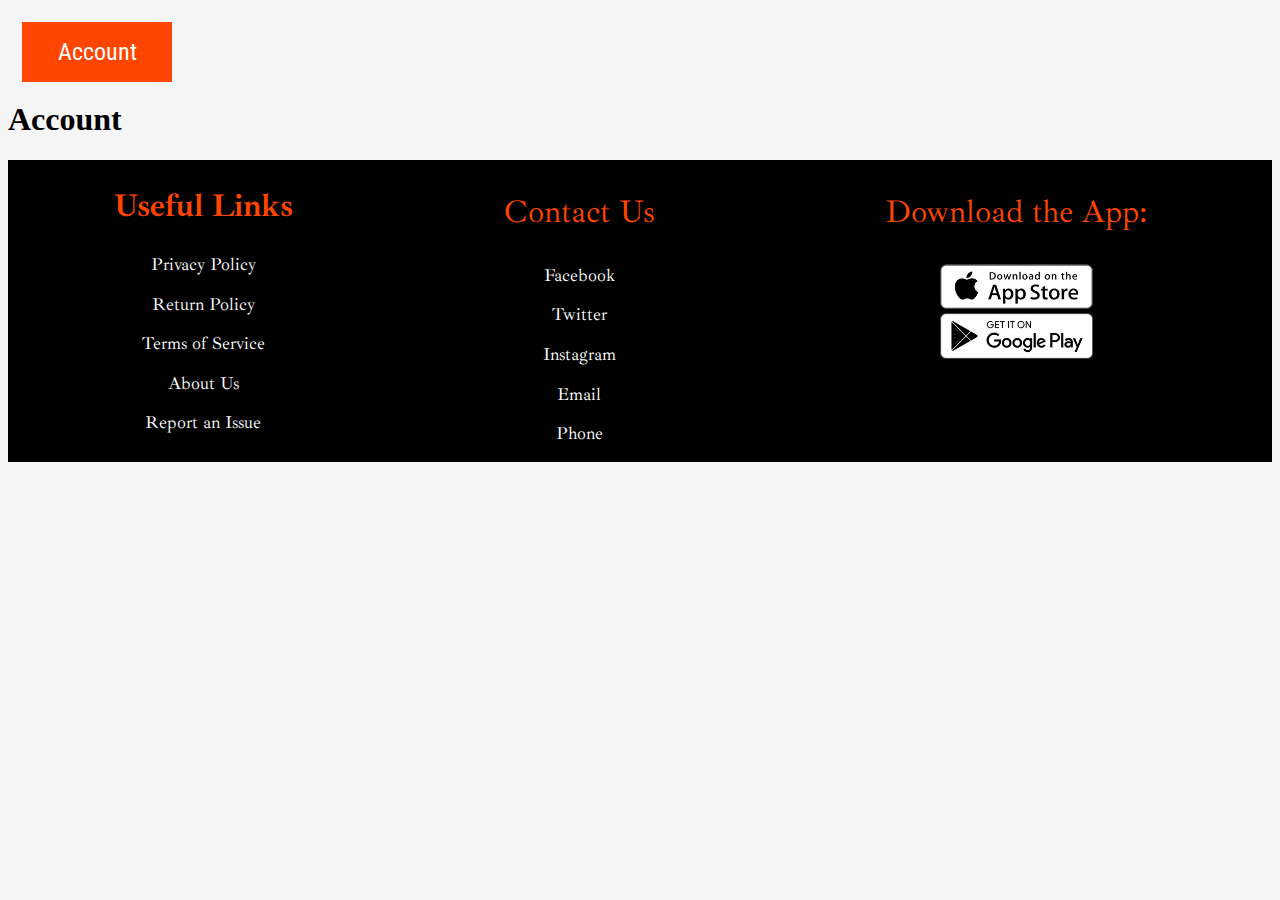
<file: account.html>
<!DOCTYPE html>
<!--Mohammed Sawkat-->
<link rel="stylesheet" href="index.css">
<link rel="stylesheet" href="fonts.css">
<html>
<head>
    <title> Account </title>
</head>
<body>

<div class="dd">
    <div class="dropdown">
        <button class="dropbtn" onclick="">Account</button>
            <div class="dropdown-content">
              <a class="navButton" href="index.html">Home</a>
              <a class="navButton" href="products.html">Products</a>
              <a class="navButton" href="news.html">News</a>
              <a class="navButton" href="cart.html">Cart</a>
            </div>
    </div>
</div>
<br>
<br>
<br>
<br>

<h1> Account </h1>

<footer>
    <div class="footerdiv">
    <div class="useful">
        <h2 class="usefultext"> Useful Links</h2>
        <p class="usefulcontacttext"> Privacy Policy</p>
        <p class="usefulcontacttext">Return Policy</p>
        <p class="usefulcontacttext">Terms of Service</p>
        <p class="usefulcontacttext">About Us</p>
        <p class="usefulcontacttext">Report an Issue</p>
    </div>
    <div class="contactdiv">
        <p class="contacttext"> Contact Us</p>
        <p class="usefulcontacttext">Facebook</p>
        <p class="usefulcontacttext">Twitter</p>
        <p class="usefulcontacttext">Instagram</p>
        <p class="usefulcontacttext">Email</p>
        <p class="usefulcontacttext">Phone</p>
    </div>
    <div class="app">
    <p class="apptext">Download the App:</p>
    <img class="appstores" src="app-store.png"> <br>
    <img class="appstores" src="play-store.png">
    </div>
    </div>

</footer>
</body>
</html>
</file>
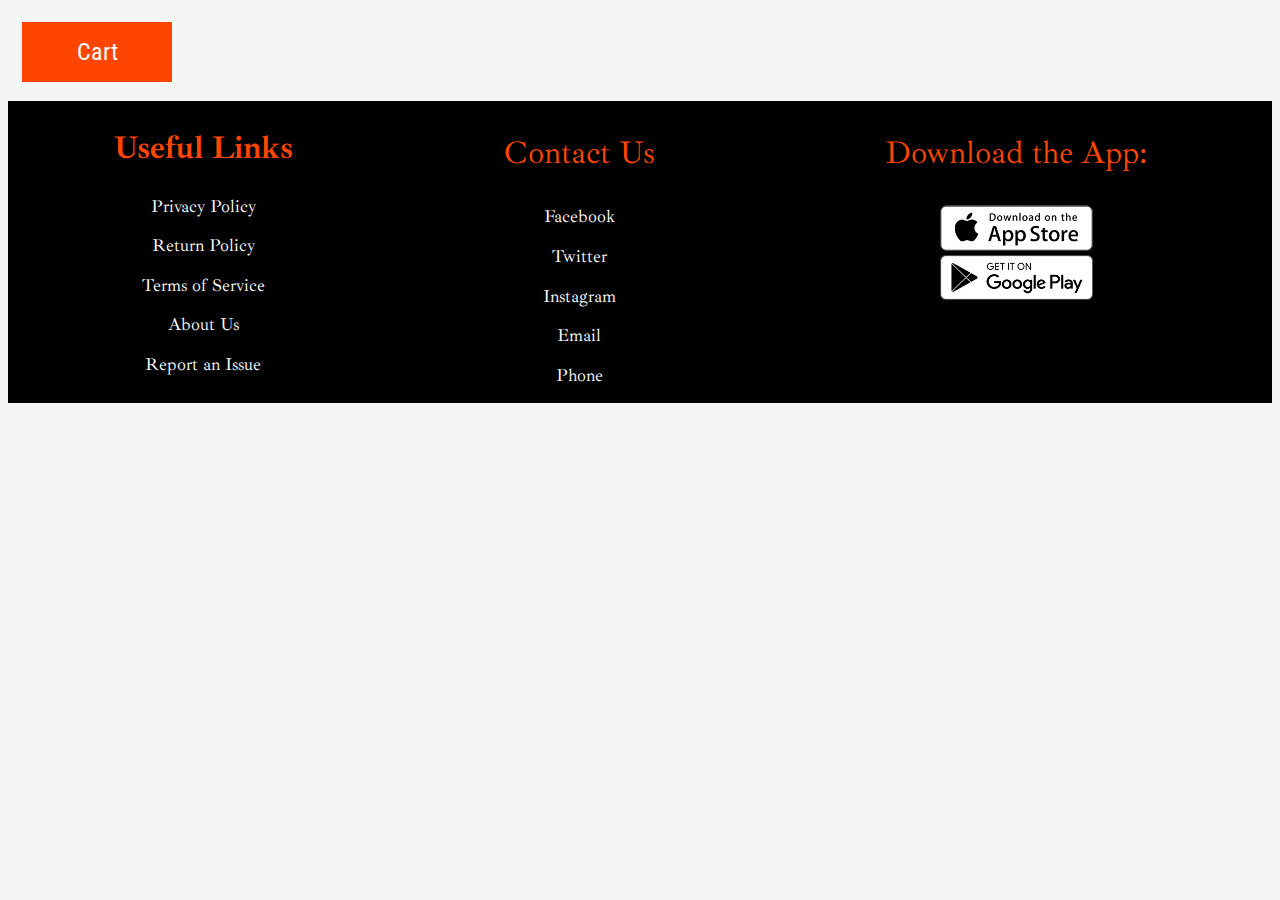
<file: cart.html>
<!DOCTYPE html>
<!--Mohammed Sawkat-->
<link rel="stylesheet" href="index.css">
<link rel="stylesheet" href="fonts.css">
<script src="cart.js"></script>
<html>
<head>
    <title> Account </title>
</head>
<body>

<div class="dd">
    <div class="dropdown">
        <button class="dropbtn" onclick="">Cart</button>
            <div class="dropdown-content">
              <a class="navButton" href="index.html">Home</a>
              <a class="navButton" href="products.html">Products</a>
              <a class="navButton" href="news.html">News</a>
              <a class="navButton" href="account.html">Account</a>
            </div>
    </div>
</div>
<br>
<br>
<br>
<br>

<h1 id="cartt">  </h1>

<footer>
    <div class="footerdiv">
    <div class="useful">
        <h2 class="usefultext"> Useful Links</h2>
        <p class="usefulcontacttext"> Privacy Policy</p>
        <p class="usefulcontacttext">Return Policy</p>
        <p class="usefulcontacttext">Terms of Service</p>
        <p class="usefulcontacttext">About Us</p>
        <p class="usefulcontacttext">Report an Issue</p>
    </div>
    <div class="contactdiv">
        <p class="contacttext"> Contact Us</p>
        <p class="usefulcontacttext">Facebook</p>
        <p class="usefulcontacttext">Twitter</p>
        <p class="usefulcontacttext">Instagram</p>
        <p class="usefulcontacttext">Email</p>
        <p class="usefulcontacttext">Phone</p>
    </div>
    <div class="app">
    <p class="apptext">Download the App:</p>
    <img class="appstores" src="app-store.png"> <br>
    <img class="appstores" src="play-store.png">
    </div>
    </div>

</footer>
</body>
</html>
</file>
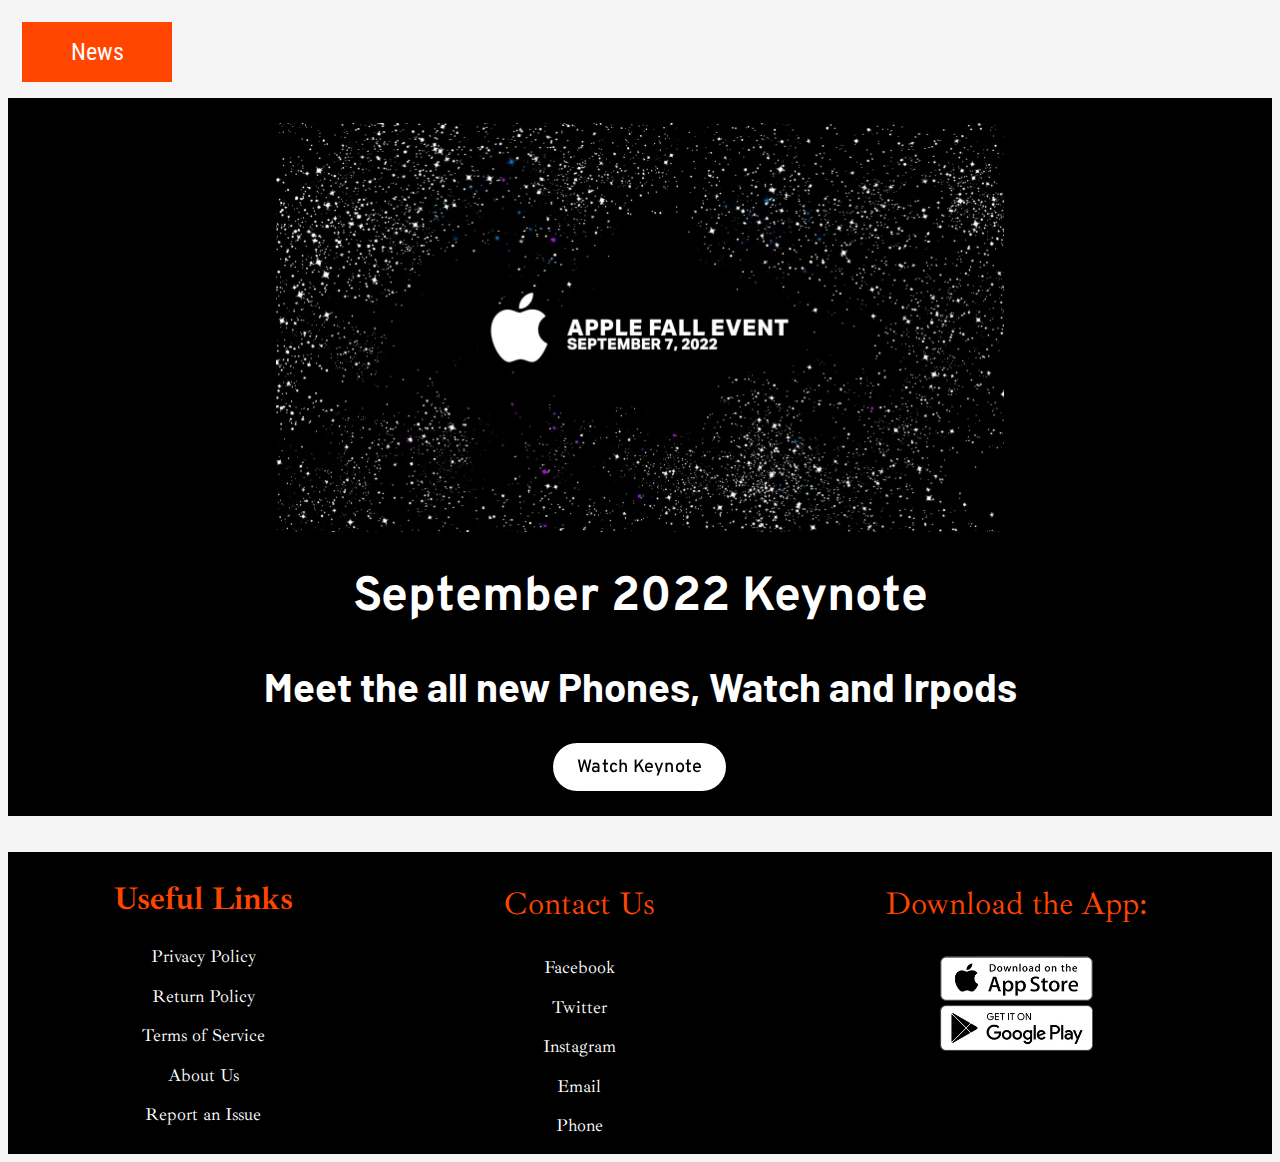
<file: news.html>
<!DOCTYPE html>
<!--Mohammed Sawkat-->
<link rel="stylesheet" href="index.css">
<link rel="stylesheet" href="fonts.css">
<link rel="stylesheet" href="news.css">
<html>
<head>
    <title> News </title>
</head>
<body>

<div class="dd">
    <div class="dropdown">
        <button class="dropbtn" onclick="">News</button>
            <div class="dropdown-content">
              <a class="navButton" href="index.html">Home</a>
              <a class="navButton" href="products.html">Products</a>
              <a class="navButton" href="account.html">Account</a>
              <a class="navButton" href="cart.html">Cart</a>
            </div>
    </div>
</div>
<br>
<br>
<br>
<br>
<br>
<div class="wholeBody"> 
    <div class="ann1">
        <div class="ann1Pic">
            <img class="ann1Picture"src="applkey.jpeg" />
        </div>
        <div class="empty"></div>        
        <div class="ann1Text">
            <h1 class="ann1title">September 2022 Keynote</h1>
            <h2 class="ann1subtitle"> Meet the all new Phones, Watch and Irpods</h2>
            <button class="button-17" role="button">Watch Keynote</button>
        </div>
    </div>








</div>
<br>
<br>

<footer>
    <div class="footerdiv">
    <div class="useful">
        <h2 class="usefultext"> Useful Links</h2>
        <p class="usefulcontacttext"> Privacy Policy</p>
        <p class="usefulcontacttext">Return Policy</p>
        <p class="usefulcontacttext">Terms of Service</p>
        <p class="usefulcontacttext">About Us</p>
        <p class="usefulcontacttext">Report an Issue</p>
    </div>
    <div class="contactdiv">
        <p class="contacttext"> Contact Us</p>
        <p class="usefulcontacttext">Facebook</p>
        <p class="usefulcontacttext">Twitter</p>
        <p class="usefulcontacttext">Instagram</p>
        <p class="usefulcontacttext">Email</p>
        <p class="usefulcontacttext">Phone</p>
    </div>
    <div class="app">
    <p class="apptext">Download the App:</p>
    <img class="appstores" src="app-store.png"> <br>
    <img class="appstores" src="play-store.png">
    </div>
    </div>

</footer>
</body>
</html>
</file>
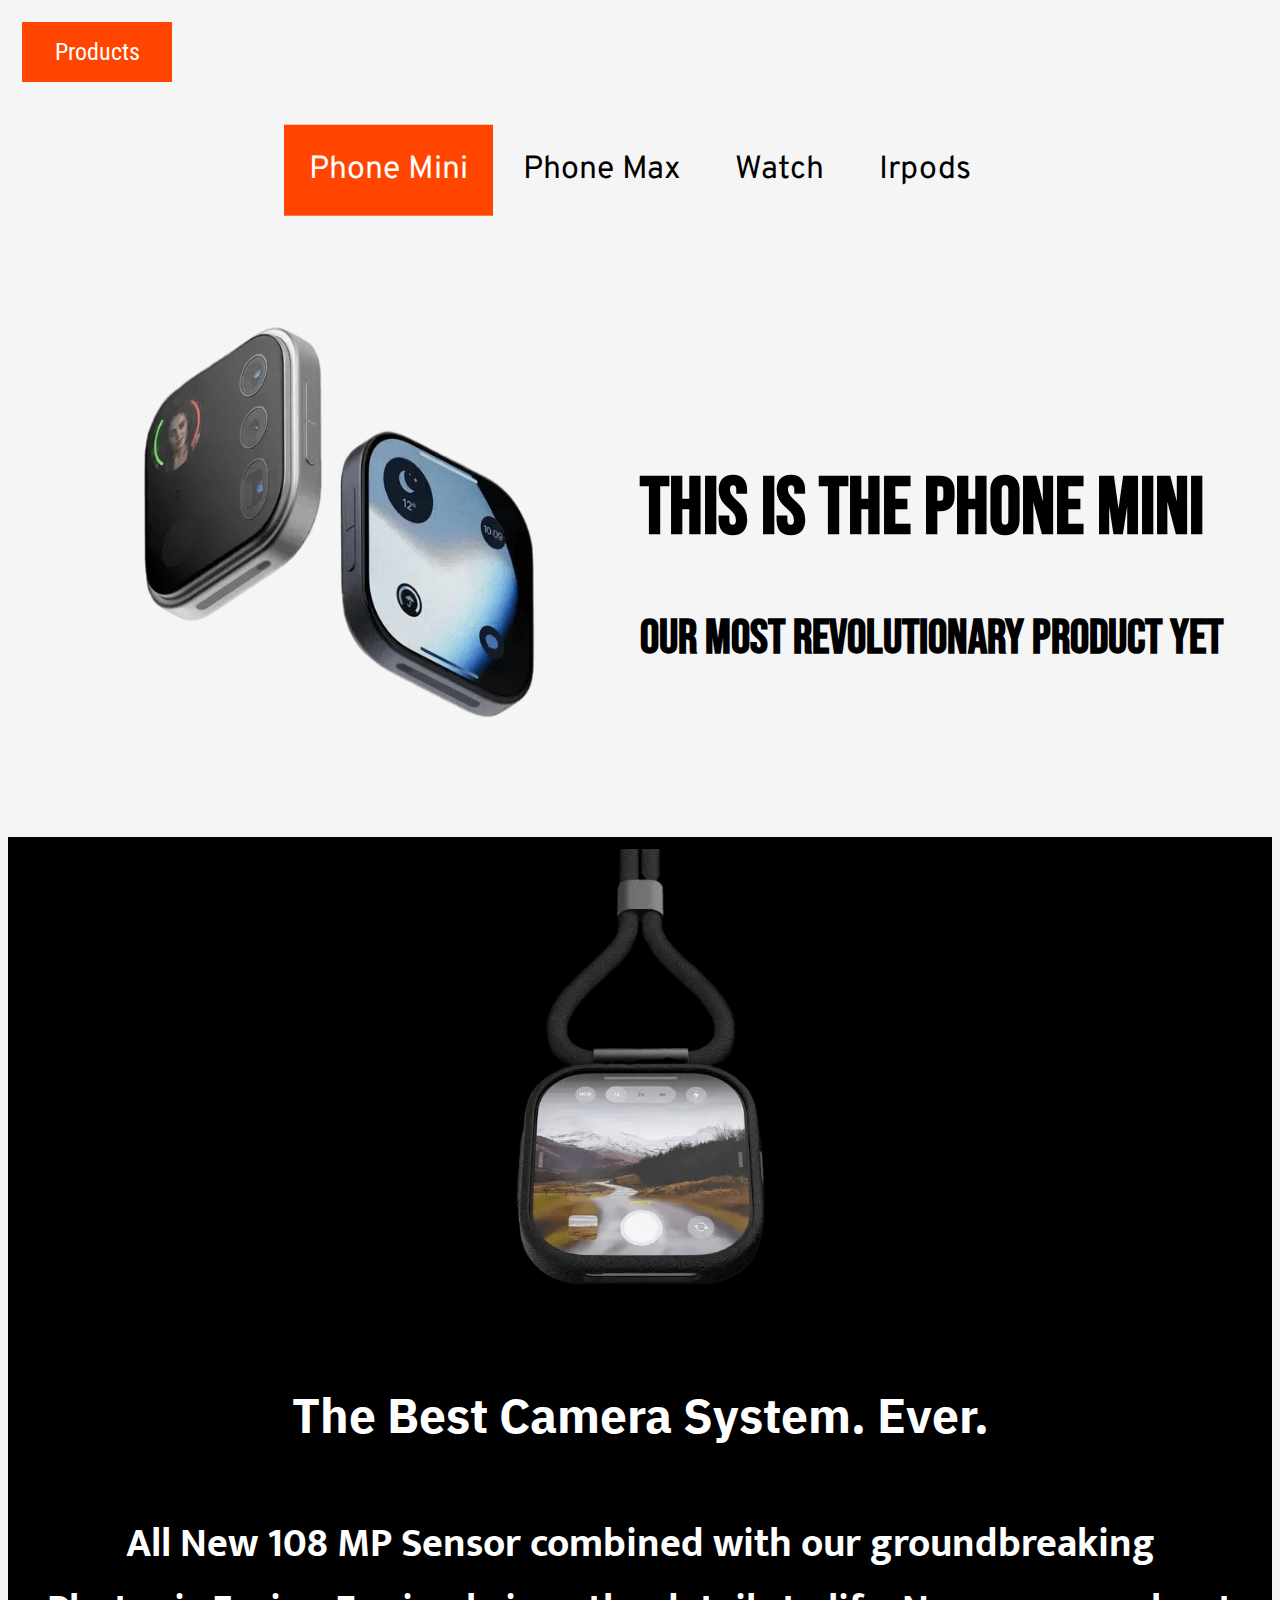
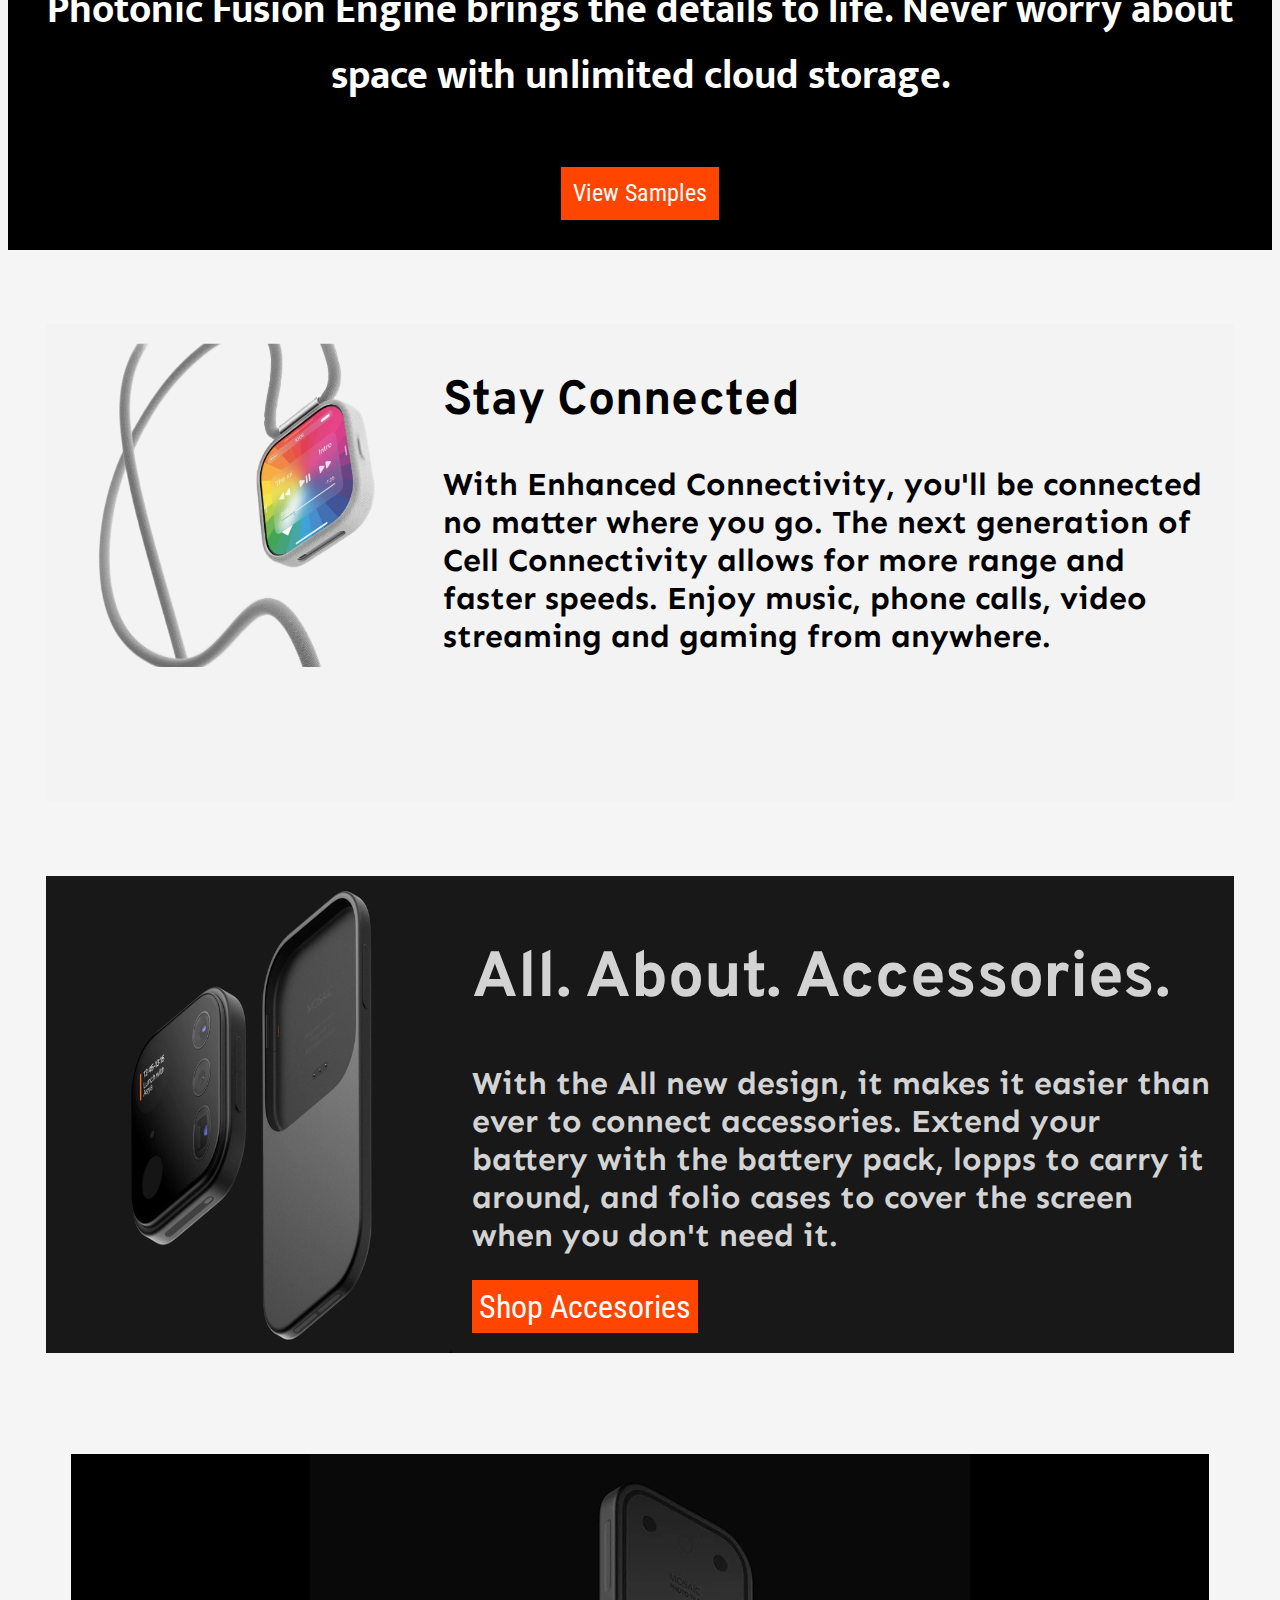
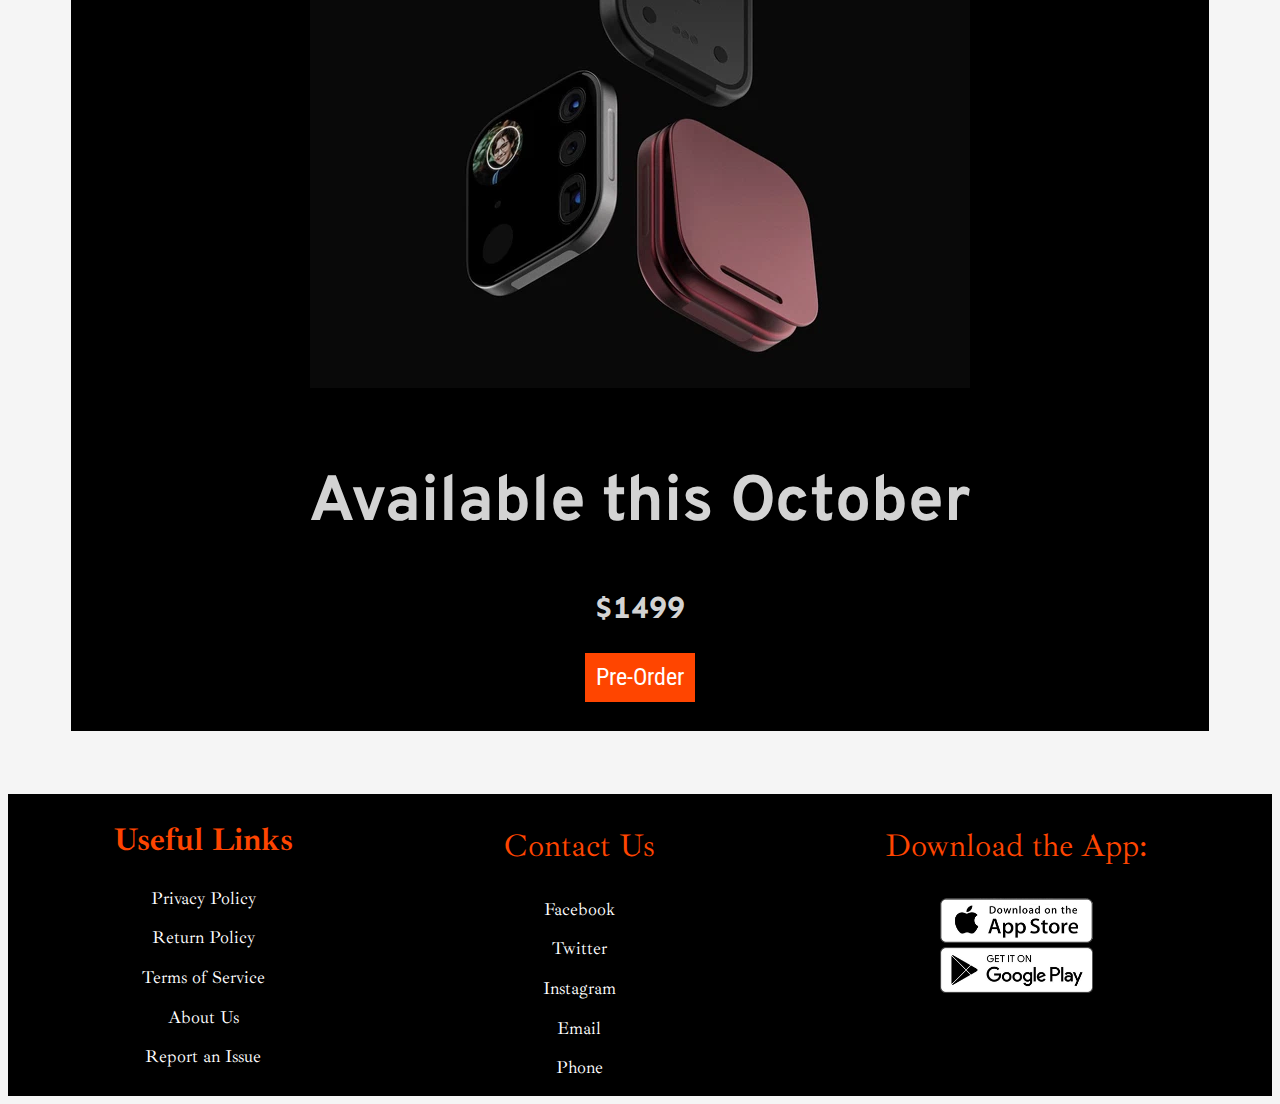
<file: products.html>
<!DOCTYPE html>
<!--Mohammed Sawkat-->
<script src="products.js"></script>
<link rel="stylesheet" href="index.css">
<link rel="stylesheet" href="products.css">
<link rel="stylesheet" href="fonts.css">
<script src="cart.js"></script>

<html>
<head>
    <title> Products </title>
</head>
<body onload="initialize();">
<div class="dd">
    <div class="dropdown">
        <button class="dropbtn" onclick="">Products</button>
            <div class="dropdown-content">
              <a class="navButton" href="index.html">Home</a>
              <a class="navButton" href="news.html">News</a>
              <a class="navButton" href="account.html">Account</a>
              <a class="navButton" href="cart.html">Cart</a>
            </div>
    </div>
</div>

<br>
<br>
<br>
<br>
<br>
<br>
<br>
<br>
<br>

<div class="productsWhole" id="productsWhole">
    <div class="navig">
    <nav class="navMenu">
        <a href="#" id="phonemini" onclick="change('phonemini');">Phone Mini</a>
        <a href="#" id="phonemax" onclick="change('phonemax');">Phone Max</a>
        <a href="#" id="watch" onclick="change('watch');">Watch</a>
        <a href="#" id="irpods" onclick="change('irpods');">Irpods</a>
      </nav>
    </div>

    <div class="productBody" id="pB">
        <div class="introContainer" id="introC">
            <div class="introImg" id="introImg">
                <img id="introImage" src="phonemini1.png" class="img1"> </img>
            </div>
            <div class="introText" id="introText">
                <h1 class="text1" id="text1"></h1>
                <h1 class="text2" id="text2"></h1>
            </div>
        </div>

        <div class="fOne">
            <img class="fOneImg" id="featOneImg" src="phonemini2.png"> 
            <h1 id="featOneTitle" class="featOneTitle"></h1>
            <h2 id="featOneSubtitle" class="featOneSubtitle"></h2>
            <button id="viewB" class="viewButton">View Samples</button>
            <br>
            <br>
        </div>

        <br>
        <br>

        <div class="fTwo">
            <div class="fTwoContainer">
                <div class="twoContainerPic">
                    <img class="twoContainerPicture" id="fTwoContainerPicture" src="phonemini3.png">
                </div>
                <div class="twoContainerText">
                    <h1 class="featTwoTitle" id="featTwoTitle"> </h1>
                    <h2 class="featTwoSubtitle" id="featTwoSubtitle"></h2>
                </div>
            </div>
        </div>

        <div class="fThree">
            <div class="fThreeContainer">
                <div class="threeContainerPic">
                    <img class="fthreeContainerPicture" id="fThreeContainerPicture" src="phonemini5.jpeg">
                </div>
                <div class="threeContainerText">
                    <h1 class="featThreeTitle" id="featThreeTitle"> </h1>
                    <h2 class="featThreeSubtitle" id="featThreeSubtitle"></h2>
                    <button id="accB" class="accButton">Shop Accessories</button>
                </div>
            </div>
        </div>

        <div class="fFour">
            <div class="fFourContainer">
                <div class="fFourContainerPicture">
                <img class="fFourContainerPic" id="fFourContainerPic" src="phonemini4.jpeg"/>
            </div>
            <div class="fFourContainerText">
                <h1 class="featFourTitle" id="featFourTitle"> </h1>
                <h2 class="featFourSubtitle" id="featFourSubtitle"> </h2>
                <button id="buyButton" class="viewButton" onclick="function lol(){document.getElementById(cartt).innerHTML=n}">Pre-Order</button>

            </div>
            </div>
        </div>


    </div>





</div>

<footer>
    <div class="footerdiv">
    <div class="useful">
        <h2 class="usefultext"> Useful Links</h2>
        <p class="usefulcontacttext"> Privacy Policy</p>
        <p class="usefulcontacttext">Return Policy</p>
        <p class="usefulcontacttext">Terms of Service</p>
        <p class="usefulcontacttext">About Us</p>
        <p class="usefulcontacttext">Report an Issue</p>
    </div>
    <div class="contactdiv">
        <p class="contacttext"> Contact Us</p>
        <p class="usefulcontacttext">Facebook</p>
        <p class="usefulcontacttext">Twitter</p>
        <p class="usefulcontacttext">Instagram</p>
        <p class="usefulcontacttext">Email</p>
        <p class="usefulcontacttext">Phone</p>
    </div>
    <div class="app">
    <p class="apptext">Download the App:</p>
    <img class="appstores" src="app-store.png"> <br>
    <img class="appstores" src="play-store.png">
    </div>
    </div>

</footer>
</body>
</html>
</file>
<file: index.css>
body
{
    background-color: whitesmoke;
}
.dd 
{
    position: absolute;
    text-align: left;
    padding: 1%;
    display: grid;
    grid-template-columns: auto auto;
}
.d
{
    text-align: right;
}
.dropbtn 
{
    background-color: orangered;
    color: white;
    padding: 16px;
    border: none;
    font-size: 150%;
    font-family: 'Roboto Condensed', sans-serif;
    min-width: 150px;
}

.dropbtn:hover
{
    min-width: 150px;
}
.dropdown 
{
    position: absolute;
    text-align: left;
    padding: 1%;
    position: relative;
    display: inline-block;
    text-align: left;
}
  
.dropdown-content 
{
    display: none;
    position: absolute;
    background-color: #f1f1f1;
    min-width: 150px;
    box-shadow: 0px 8px 16px 0px rgba(0,0,0,0.2);
    z-index: 1;
    font-family: 'Roboto Condensed', sans-serif;
    font-size: 150%;
    text-align: center;
}

.dropdown-content a 
{
    transition-property: background, color;
    transition-duration: .5s;
    color: black;
    padding: 12px 16px;
    text-decoration: none;
    display: block;
}
  
.dropdown-content a:hover 
{
    background-color:orangered;
    color: white;
    text-align: center;
}
.dropdown:hover .dropdown-content 
{
    display: block;
}  
.dropdown:hover .dropbtn 
{
    box-shadow: 0 12px 16px 0 rgba(0,0,0,0.24), 0 17px 50px 0 rgba(0,0,0,0.19);
}

.cartdiv
{
    text-align: center;
}
footer
{
    background-color: black;
    color:white;
    background-size: cover;
    background-position: bottom;
}
.footerdiv
{
    display: grid;
    grid-template-columns: auto auto auto;
}
.useful, .contactdiv, .app
{
    text-align: center;
}
.usefultext
{
    font-size: 200%;
    font-family: 'Ibarra Real Nova', serif;
    color:orangered;
}
.contacttext
{
    color:orangered;
    font-size: 200%;
    font-family: 'Ibarra Real Nova', serif;
}
.usefulcontacttext
{
    font-size: 110%;
    font-family: 'Ibarra Real Nova', serif;
}
.apptext
{
    color:orangered;
    font-size: 200%;
    font-family: 'Ibarra Real Nova', serif;
}
.appstores
{
    max-width: 30%;
    max-height: 40%;
}
</file>
<file: fonts.css>
@import url('https://fonts.googleapis.com/css2?family=Maven+Pro:wght@500&display=swap');
    @import url('https://fonts.googleapis.com/css2?family=Lobster&display=swap');
    @import url('https://fonts.googleapis.com/css2?family=Poppins&display=swap');
    @import url('https://fonts.googleapis.com/css2?family=Padauk&display=swap');
    @import url('https://fonts.googleapis.com/css2?family=Alegreya+Sans+SC:wght@300&display=swap');
    @import url('https://fonts.googleapis.com/css2?family=Ibarra+Real+Nova:wght@500&display=swap');
    @import url('https://fonts.googleapis.com/css2?family=Maven+Pro:wght@500&display=swap');
    @import url('https://fonts.googleapis.com/css2?family=Lobster&display=swap');
    @import url('https://fonts.googleapis.com/css2?family=Poppins&display=swap');
    @import url('https://fonts.googleapis.com/css2?family=Padauk&display=swap');
    @import url('https://fonts.googleapis.com/css2?family=Alegreya+Sans+SC:wght@300&display=swap');
    @import url('https://fonts.googleapis.com/css2?family=Ibarra+Real+Nova:wght@500&display=swap');
    @import url('https://fonts.googleapis.com/css2?family=Bebas+Neue&display=swap');
    @import url('https://fonts.googleapis.com/css2?family=Fira+Sans:wght@500&display=swap');
    @import url('https://fonts.googleapis.com/css2?family=Barlow:wght@500&display=swap');
    @import url('https://fonts.googleapis.com/css2?family=Signika+Negative:wght@500&display=swap');
    @import url('https://fonts.googleapis.com/css2?family=Readex+Pro:wght@700&display=swap');
    @import url('https://fonts.googleapis.com/css2?family=Yantramanav:wght@700&display=swap');
    @import url('https://fonts.googleapis.com/css2?family=Lexend:wght@500&display=swap');
    @import url('https://fonts.googleapis.com/css2?family=K2D:wght@300&display=swap');
    @import url('https://fonts.googleapis.com/css2?family=Roboto+Condensed&display=swap');
    @import url('https://fonts.googleapis.com/css2?family=Mukta&display=swap');
    @import url('https://fonts.googleapis.com/css2?family=Overpass&display=swap');
    @import url('https://fonts.googleapis.com/css2?family=IBM+Plex+Sans+Arabic:wght@500&display=swap');
    @import url('https://fonts.googleapis.com/css2?family=Overpass:wght@700&display=swap');
    @import url('https://fonts.googleapis.com/css2?family=Sen&display=swap');
    @import url('https://fonts.googleapis.com/css2?family=Overpass:wght@600&display=swap');
    @import url('https://fonts.googleapis.com/css2?family=Barlow:wght@500&display=swap');
</file>
<file: news.css>
.ann1
{
    background-color: black;
    padding: 2%;
    animation: myFade;
    transition: background;
    animation-duration: 2s;
}
@keyframes myFade 
{
    0%{opacity: 0;}
    50%{opacity: 0.8;}
    100%{opacity: 1}
}
.ann1Pic
{
    text-align: center;
}
.ann1Picture
{
    width: 60%;
    height: 50%;
}
.empty
{

}
.ann1Text
{
    text-align: center;
}
.ann1title
{
    color:white;
    font-size: 300%;
    font-family: 'Overpass', sans-serif;

}
.ann1subtitle
{
    color: white;
    font-size: 250%;
    font-family: 'Barlow', sans-serif;
}
.button-17 
{
    align-items: center;
    appearance: none;
    background-color: #fff;
    border-radius: 24px;
    border-style: none;
    box-shadow: rgba(0, 0, 0, .2) 0 3px 5px -1px,rgba(0, 0, 0, .14) 0 6px 10px 0,rgba(0, 0, 0, .12) 0 1px 18px 0;
    box-sizing: border-box;
    color: black;
    cursor: pointer;
    display: inline-flex;
    fill: currentcolor;
    font-family: 'Overpass', sans-serif;
    font-size: 18px;
    font-weight: 500;
    height: 48px;
    justify-content: center;
    letter-spacing: .25px;
    line-height: normal;
    max-width: 100%;
    overflow: visible;
    padding: 2px 24px;
    position: relative;
    text-align: center;
    text-transform: none;
    transition: box-shadow 280ms cubic-bezier(.4, 0, .2, 1),opacity 15ms linear 30ms,transform 270ms cubic-bezier(0, 0, .2, 1) 0ms;
    user-select: none;
    -webkit-user-select: none;
    touch-action: manipulation;
    width: auto;
    will-change: transform,opacity;
    z-index: 0;
}

.button-17:hover 
{
    background: #F6F9FE;
    color: orangered;
    animation: buttonAn;
    transition: background, color;
    animation-duration: 1.5s;
    animation-fill-mode: forwards;

}

@keyframes buttonAn
{
    0%{background-color: rgb(255, 255, 255);color:black;}
    50%{background-color: rgb(255, 104, 23);color:rgb(117, 117, 117);}
    100%{background-color: orangered; color:white;}
}
</file>
<file: products.css>
.navig
{
    text-align: center;
}
.navMenu {
  position: relative;
  top: 50%;
  left: 50%;
  -webkit-transform: translate(-50%, -50%);
  transform: translate(-50%, -50%);
}

.navMenu a {
  color: black;
  text-decoration: none;
  font-size: 200%;
  display: inline-block;
  -webkit-transition: all 0.2s ease-in-out;
  transition: all 0.2s ease-in-out;
  padding: 2%;
  font-family: 'Overpass', sans-serif;
  transition-property: background, color;
  transition-duration: 1s;
}

.productsWhole
{
    animation: myFade2;
    animation-duration: 1s;
}

@keyframes productsFade 
{
    0%{opacity: 0;}
    25%{opacity: 0.25}
    50%{opacity: 0.50;}
    75%{opacity:0.75}
    100%{opacity: 1;}
}

@keyframes myFade2 
{
    0%{opacity: 0;}
    25%{opacity: 0.25}
    50%{opacity: 0.50;}
    75%{opacity:0.75}
    100%{opacity: 1;}
}

.navMenu a:hover {
  color: orangered;
}
.productBody
{
    background-color: inherit;
}
.introContainer
{
    display: grid;
    grid-template-columns: auto auto;
    padding:2%;
}
.introImg
{
    text-align: center;
}
.introText
{
    text-align: left;
    font-family: 'Bebas Neue', cursive;
    color:black;
    padding-top: 20%;
    padding-bottom: 20%;
}
.img1
{
    width: 90%;
    height: 90%;
}
.text1
{
    font-size: 500%;
}
.text2
{
    font-size: 300%;
}
.fOne
{
    background-color: black;
    text-align: center;
    padding: 1%;
}
.fOneImg
{
    width: 40%;
    height: 80%;
}
.featOneTitle
{
    color:white;
    font-size: 300%;
    font-family: 'IBM Plex Sans Arabic', sans-serif;
}
.featOneSubtitle
{
    color:white;
    font-size: 250%;
    padding: 2%;
    font-family: 'Mukta', sans-serif;

}
.viewButton
{
    background-color: orangered;
    color:white;
    padding: 1%;
    border-style: none;
    font-family: 'Roboto Condensed', sans-serif;
    font-size: 150%;
    padding-bottom: 1%;
}    
.viewButton:hover
{
    color:black;
    cursor: pointer;
}
.fTwo
{
    padding: 3%
}
.fTwoContainer
{
    display: grid;
    grid-template-columns: auto auto;
    background-color: #f3f3f3;
}
.twoContainerPic
{
    text-align: left;
}
.twoContainerText
{
    padding: 2%;
}
.twoContainerPicture
{
    width: 100%;
    height: 80%;
}
.featTwoTitle
{
    text-align: left;
    font-family: 'Overpass', sans-serif;
    font-size: 300%;
}
.featTwoSubtitle
{
    font-family: 'Sen', sans-serif;
    font-size: 200%;
}
.fThree
{
   padding: 3%;
}
.fThreeContainer
{
    display: grid;
    grid-template-columns: auto auto;
    background-color: #181818;
}
.threeContainerPic
{
    text-align: left;
}
.threeContainerText
{
    padding: 2.5%;
    text-align: left;
}
.fthreeContainerPicture
{
    width: 100%;
    height: 100%;
}
.featThreeTitle
{
    text-align: left;
    font-family: 'Overpass', sans-serif;
    font-size: 400%;
    color: lightgray;
}
.featThreeSubtitle
{
    font-family: 'Sen', sans-serif;
    font-size: 200%;
    color: lightgray;
}
.accButton
{
    background-color: orangered;
    color:white;
    padding: 1%;
    border-style: none;
    font-family: 'Roboto Condensed', sans-serif;
    font-size: 200%;
    padding-bottom: 1%;
}    
.accButton:hover
{
    color:black;
    cursor: pointer;
}

.fFour
{
    padding: 5%;
}
.fFourContainer
{

    background-color: black;
}
.fFourContainerPic
{

}
.fFourContainerPicture
{
    text-align: center;
}
.fFourContainerText
{
    padding: 2.5%;
    text-align: center;
}
.featFourTitle
{
    font-family: 'Overpass', sans-serif;
    font-size: 400%;
    color: lightgray;
}
.featFourSubtitle
{
    font-family: 'Sen', sans-serif;
    font-size: 200%;
    color: lightgray;
}
</file>
